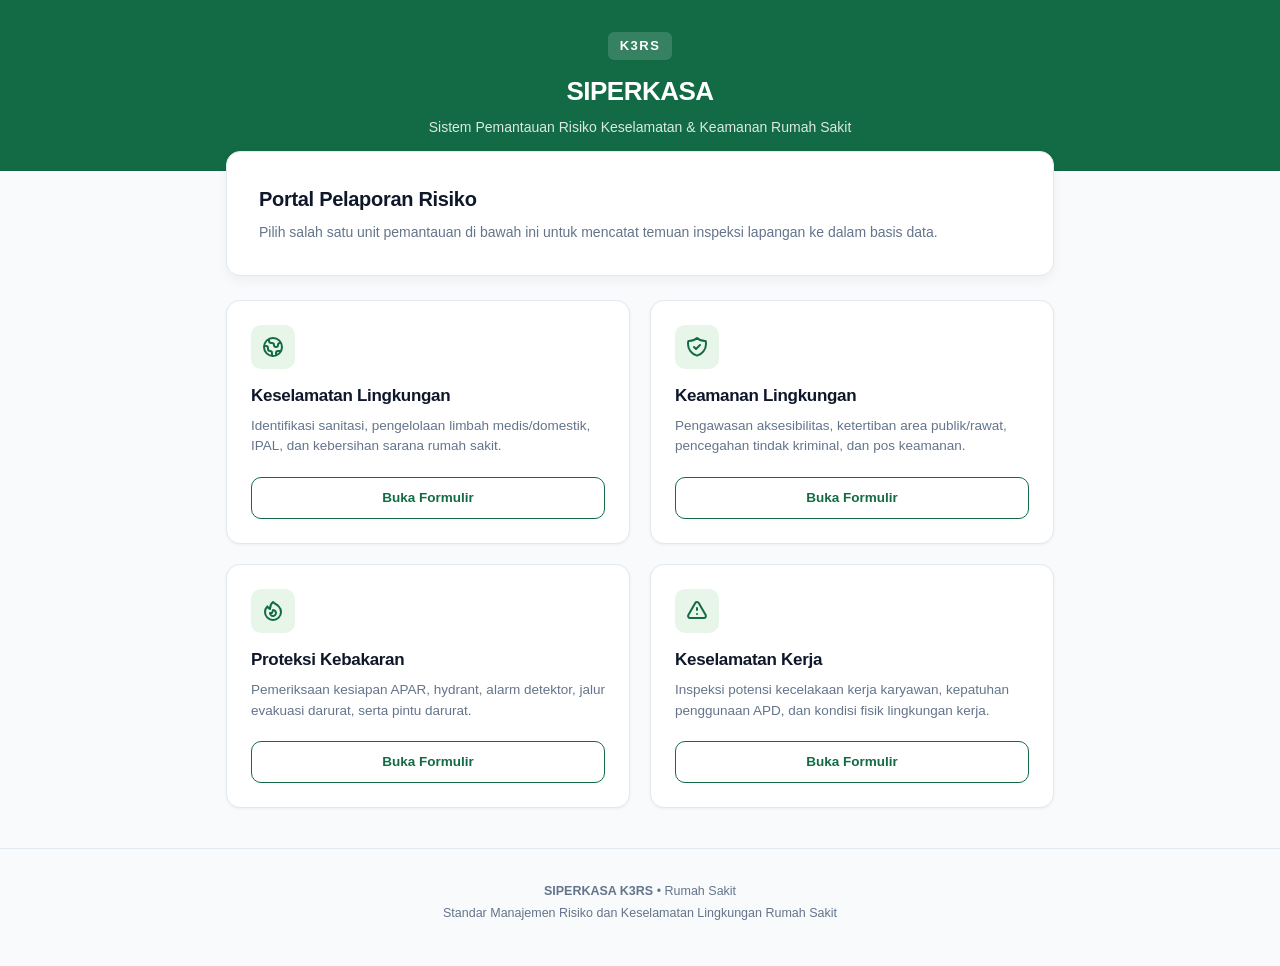
<file: index.html>
<!DOCTYPE html>
<html lang="id">
<head>
  <meta charset="UTF-8">
  <meta name="viewport" content="width=device-width, initial-scale=1.0">
  <title>SIPERKASA K3RS - Sistem Pemantauan Risiko</title>
  <link rel="stylesheet" href="style.css">
  <style>
    .menu-grid {
      display: grid;
      grid-template-columns: repeat(2, 1fr);
      gap: 20px;
      margin-top: 24px;
    }
    .menu-card {
      background: var(--surface);
      border: 1px solid var(--border);
      border-radius: var(--radius-lg);
      padding: 24px;
      display: flex;
      flex-direction: column;
      justify-content: space-between;
      box-shadow: var(--shadow-sm);
      transition: var(--transition);
    }
    .menu-card:hover {
      border-color: var(--primary);
      box-shadow: var(--shadow-md);
      transform: translateY(-2px);
    }
    .menu-card-top {
      margin-bottom: 20px;
    }
    .badge-icon {
      display: inline-flex;
      align-items: center;
      justify-content: center;
      width: 44px;
      height: 44px;
      border-radius: var(--radius-md);
      background: var(--primary-light);
      color: var(--primary);
      margin-bottom: 14px;
    }
    .badge-icon svg {
      width: 24px;
      height: 24px;
      stroke-width: 2;
    }
    .menu-card h3 {
      margin: 0 0 8px 0;
      font-size: 17px;
      font-weight: 700;
      letter-spacing: -0.3px;
      color: var(--text-main);
    }
    .menu-card p {
      margin: 0;
      font-size: 13.5px;
      color: var(--text-muted);
      line-height: 1.5;
    }
    .btn-card {
      display: block;
      width: 100%;
      text-align: center;
      background: #ffffff;
      color: var(--primary);
      border: 1.5px solid var(--primary);
      border-radius: var(--radius-md);
      padding: 10px 14px;
      font-size: 13.5px;
      font-weight: 600;
      text-decoration: none;
      transition: var(--transition);
    }
    .btn-card:hover {
      background: var(--primary);
      color: #ffffff;
    }
    footer {
      text-align: center;
      padding: 30px 20px 40px;
      color: var(--text-muted);
      font-size: 12.5px;
      border-top: 1px solid var(--border);
      margin-top: 40px;
    }
    footer p {
      margin: 3px 0;
    }
    @media (max-width: 640px) {
      .menu-grid {
        grid-template-columns: 1fr;
        gap: 16px;
      }
    }
  </style>
</head>
<body>

<header class="header">
  <div class="header-content">
    <div class="logo">K3RS</div>
    <h1>SIPERKASA</h1>
    <p>Sistem Pemantauan Risiko Keselamatan & Keamanan Rumah Sakit</p>
  </div>
</header>

<main class="form-container" style="max-width: 860px;">
  <div class="form-card" style="margin-bottom: 24px;">
    <h2>Portal Pelaporan Risiko</h2>
    <p class="form-description" style="margin-bottom: 0;">
      Pilih salah satu unit pemantauan di bawah ini untuk mencatat temuan inspeksi lapangan ke dalam basis data.
    </p>
  </div>

  <div class="menu-grid">
    <!-- 1. Lingkungan -->
    <section class="menu-card">
      <div class="menu-card-top">
        <div class="badge-icon">
          <svg fill="none" stroke="currentColor" viewBox="0 0 24 24">
            <path stroke-linecap="round" stroke-linejoin="round" d="M3.055 11H5a2 2 0 012 2v1a2 2 0 002 2 2 2 0 012 2v2.945M8 3.935V5.5A2.5 2.5 0 0010.5 8h.5a2 2 0 012 2 2 2 0 104 0 2 2 0 012-2h1.064M15 20.488V18a2 2 0 012-2h3.064M21 12a9 9 0 11-18 0 9 9 0 0118 0z" />
          </svg>
        </div>
        <h3>Keselamatan Lingkungan</h3>
        <p>Identifikasi sanitasi, pengelolaan limbah medis/domestik, IPAL, dan kebersihan sarana rumah sakit.</p>
      </div>
      <a href="lingkungan.html" class="btn-card">Buka Formulir</a>
    </section>

    <!-- 2. Keamanan -->
    <section class="menu-card">
      <div class="menu-card-top">
        <div class="badge-icon">
          <svg fill="none" stroke="currentColor" viewBox="0 0 24 24">
            <path stroke-linecap="round" stroke-linejoin="round" d="M9 12l2 2 4-4m5.618-4.016A11.955 11.955 0 0112 2.944a11.955 11.955 0 01-8.618 3.04A12.02 12.02 0 003 9c0 5.591 3.824 10.29 9 11.622 5.176-1.332 9-6.03 9-11.622 0-1.042-.133-2.052-.382-3.016z" />
          </svg>
        </div>
        <h3>Keamanan Lingkungan</h3>
        <p>Pengawasan aksesibilitas, ketertiban area publik/rawat, pencegahan tindak kriminal, dan pos keamanan.</p>
      </div>
      <a href="keamanan.html" class="btn-card">Buka Formulir</a>
    </section>

    <!-- 3. Kebakaran -->
    <section class="menu-card">
      <div class="menu-card-top">
        <div class="badge-icon">
          <svg fill="none" stroke="currentColor" viewBox="0 0 24 24">
            <path stroke-linecap="round" stroke-linejoin="round" d="M17.657 18.657A8 8 0 016.343 7.343S7 9 9 10c0-2 .5-5 2.986-7C14 5 16.09 5.777 17.656 7.343A7.975 7.975 0 0120 13a7.975 7.975 0 01-2.343 5.657z" />
            <path stroke-linecap="round" stroke-linejoin="round" d="M9.879 16.121A3 3 0 1012.015 11L11 14H9c0 .768.293 1.536.879 2.121z" />
          </svg>
        </div>
        <h3>Proteksi Kebakaran</h3>
        <p>Pemeriksaan kesiapan APAR, hydrant, alarm detektor, jalur evakuasi darurat, serta pintu darurat.</p>
      </div>
      <a href="kebakaran.html" class="btn-card">Buka Formulir</a>
    </section>

    <!-- 4. Keselamatan Kerja -->
    <section class="menu-card">
      <div class="menu-card-top">
        <div class="badge-icon">
          <svg fill="none" stroke="currentColor" viewBox="0 0 24 24">
            <path stroke-linecap="round" stroke-linejoin="round" d="M12 9v2m0 4h.01m-6.938 4h13.856c1.54 0 2.502-1.667 1.732-3L13.732 4c-.77-1.333-2.694-1.333-3.464 0L3.34 16c-.77 1.333.192 3 1.732 3z" />
          </svg>
        </div>
        <h3>Keselamatan Kerja</h3>
        <p>Inspeksi potensi kecelakaan kerja karyawan, kepatuhan penggunaan APD, dan kondisi fisik lingkungan kerja.</p>
      </div>
      <a href="keselamatan.html" class="btn-card">Buka Formulir</a>
    </section>
  </div>
</main>

<footer>
  <p><strong>SIPERKASA K3RS</strong> &bull; Rumah Sakit</p>
  <p>Standar Manajemen Risiko dan Keselamatan Lingkungan Rumah Sakit</p>
</footer>

</body>
</html>
</file>
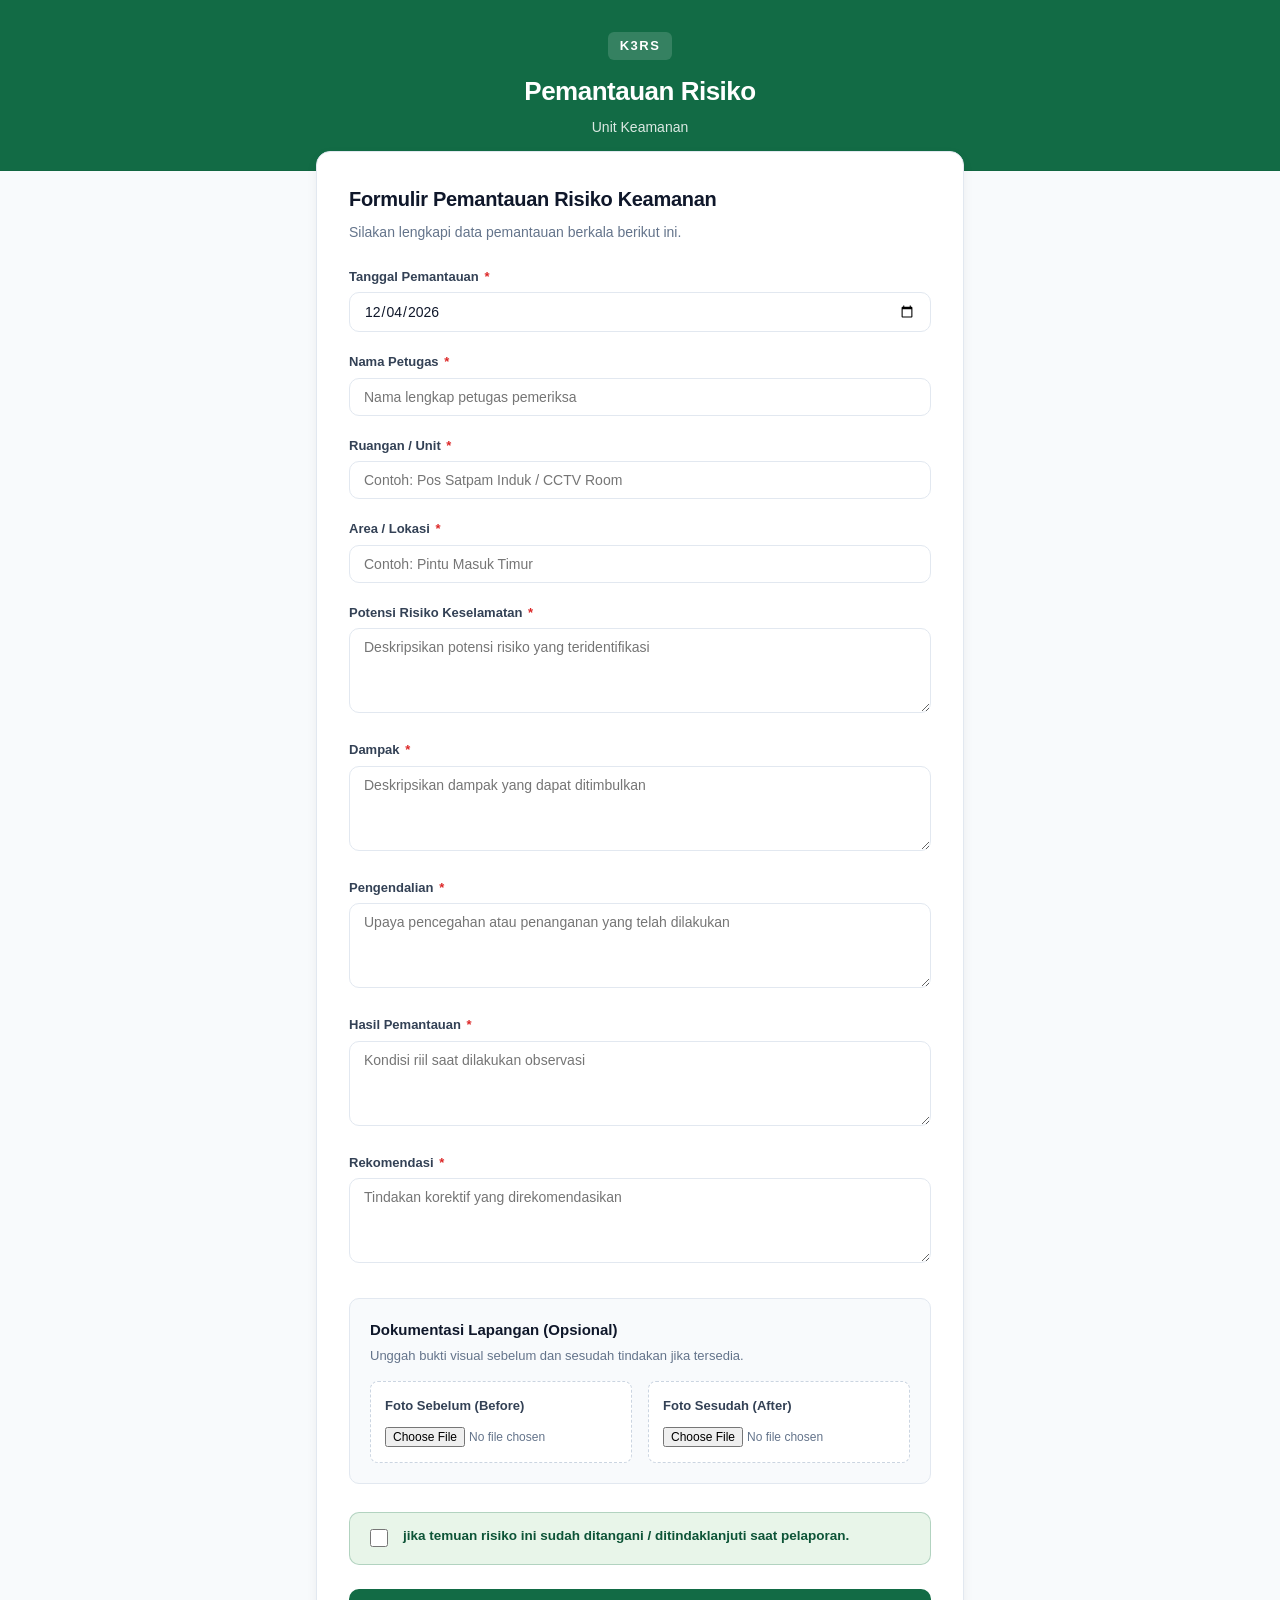
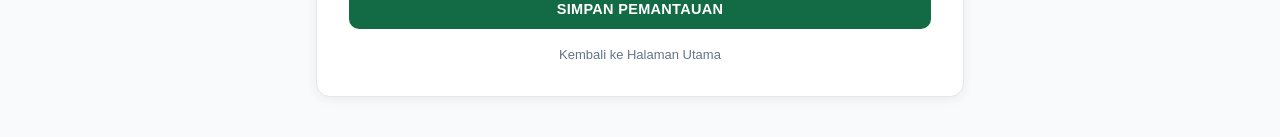
<file: keamanan.html>
<!DOCTYPE html>
<html lang="id">
<head>
  <meta charset="UTF-8">
  <meta name="viewport" content="width=device-width, initial-scale=1.0">
  <title>Pemantauan Risiko Keamanan - K3RS</title>
  <link rel="stylesheet" href="style.css">
</head>
<body>

<header class="header">
  <div class="header-content">
    <div class="logo">K3RS</div>
    <h1>Pemantauan Risiko</h1>
    <p>Unit Keamanan</p>
  </div>
</header>

<main class="form-container">
  <div class="form-card">
    <h2>Formulir Pemantauan Risiko Keamanan</h2>
    <p class="form-description">Silakan lengkapi data pemantauan berkala berikut ini.</p>

    <div id="statusMessage" class="status-message"></div>

    <form onsubmit="event.preventDefault(); kirimData('Keamanan');">
      
      <div class="form-group">
        <label for="tanggal">Tanggal Pemantauan <span class="required">*</span></label>
        <input type="date" id="tanggal" class="form-control" required>
      </div>

      <div class="form-group">
        <label for="petugas">Nama Petugas <span class="required">*</span></label>
        <input type="text" id="petugas" class="form-control" placeholder="Nama lengkap petugas pemeriksa" required>
      </div>

      <div class="form-group">
        <label for="unit">Ruangan / Unit <span class="required">*</span></label>
        <input type="text" id="unit" class="form-control" placeholder="Contoh: Pos Satpam Induk / CCTV Room" required>
      </div>

      <div class="form-group">
        <label for="lokasi">Area / Lokasi <span class="required">*</span></label>
        <input type="text" id="lokasi" class="form-control" placeholder="Contoh: Pintu Masuk Timur" required>
      </div>

      <div class="form-group">
        <label for="risiko">Potensi Risiko Keselamatan <span class="required">*</span></label>
        <textarea id="risiko" class="form-control" placeholder="Deskripsikan potensi risiko yang teridentifikasi" required></textarea>
      </div>

      <div class="form-group">
        <label for="dampak">Dampak <span class="required">*</span></label>
        <textarea id="dampak" class="form-control" placeholder="Deskripsikan dampak yang dapat ditimbulkan" required></textarea>
      </div>

      <div class="form-group">
        <label for="pengendalian">Pengendalian <span class="required">*</span></label>
        <textarea id="pengendalian" class="form-control" placeholder="Upaya pencegahan atau penanganan yang telah dilakukan" required></textarea>
      </div>

      <div class="form-group">
        <label for="hasil">Hasil Pemantauan <span class="required">*</span></label>
        <textarea id="hasil" class="form-control" placeholder="Kondisi riil saat dilakukan observasi" required></textarea>
      </div>

      <div class="form-group">
        <label for="rekomendasi">Rekomendasi <span class="required">*</span></label>
        <textarea id="rekomendasi" class="form-control" placeholder="Tindakan korektif yang direkomendasikan" required></textarea>
      </div>

      <!-- Dokumentasi Foto (Opsional) -->
      <div class="photo-section">
        <div class="photo-section-header">
          <h3>Dokumentasi Lapangan (Opsional)</h3>
          <p>Unggah bukti visual sebelum dan sesudah tindakan jika tersedia.</p>
        </div>
        <div class="photo-grid">
          <div class="photo-upload-box">
            <label for="fotoBefore">Foto Sebelum (Before)</label>
            <input type="file" id="fotoBefore" class="file-input" accept="image/*" capture="environment">
            <img id="previewBefore" class="photo-preview" alt="Pratinjau Foto Before">
          </div>
          <div class="photo-upload-box">
            <label for="fotoAfter">Foto Sesudah (After)</label>
            <input type="file" id="fotoAfter" class="file-input" accept="image/*" capture="environment">
            <img id="previewAfter" class="photo-preview" alt="Pratinjau Foto After">
          </div>
        </div>
      </div>

      <!-- Checkbox Konfirmasi Penanganan (Wajib) -->
      <div class="verification-box">
        <input type="checkbox" id="statusCheck">
        <label for="statusCheck">
            jika temuan risiko ini sudah ditangani / ditindaklanjuti saat pelaporan.
        </label>
      </div>

      <button type="submit" class="btn-submit">SIMPAN PEMANTAUAN</button>
    </form>

    <a href="index.html" class="btn-back">Kembali ke Halaman Utama</a>
  </div>
</main>

<script src="form-handler.js"></script>
</body>
</html>
</file>
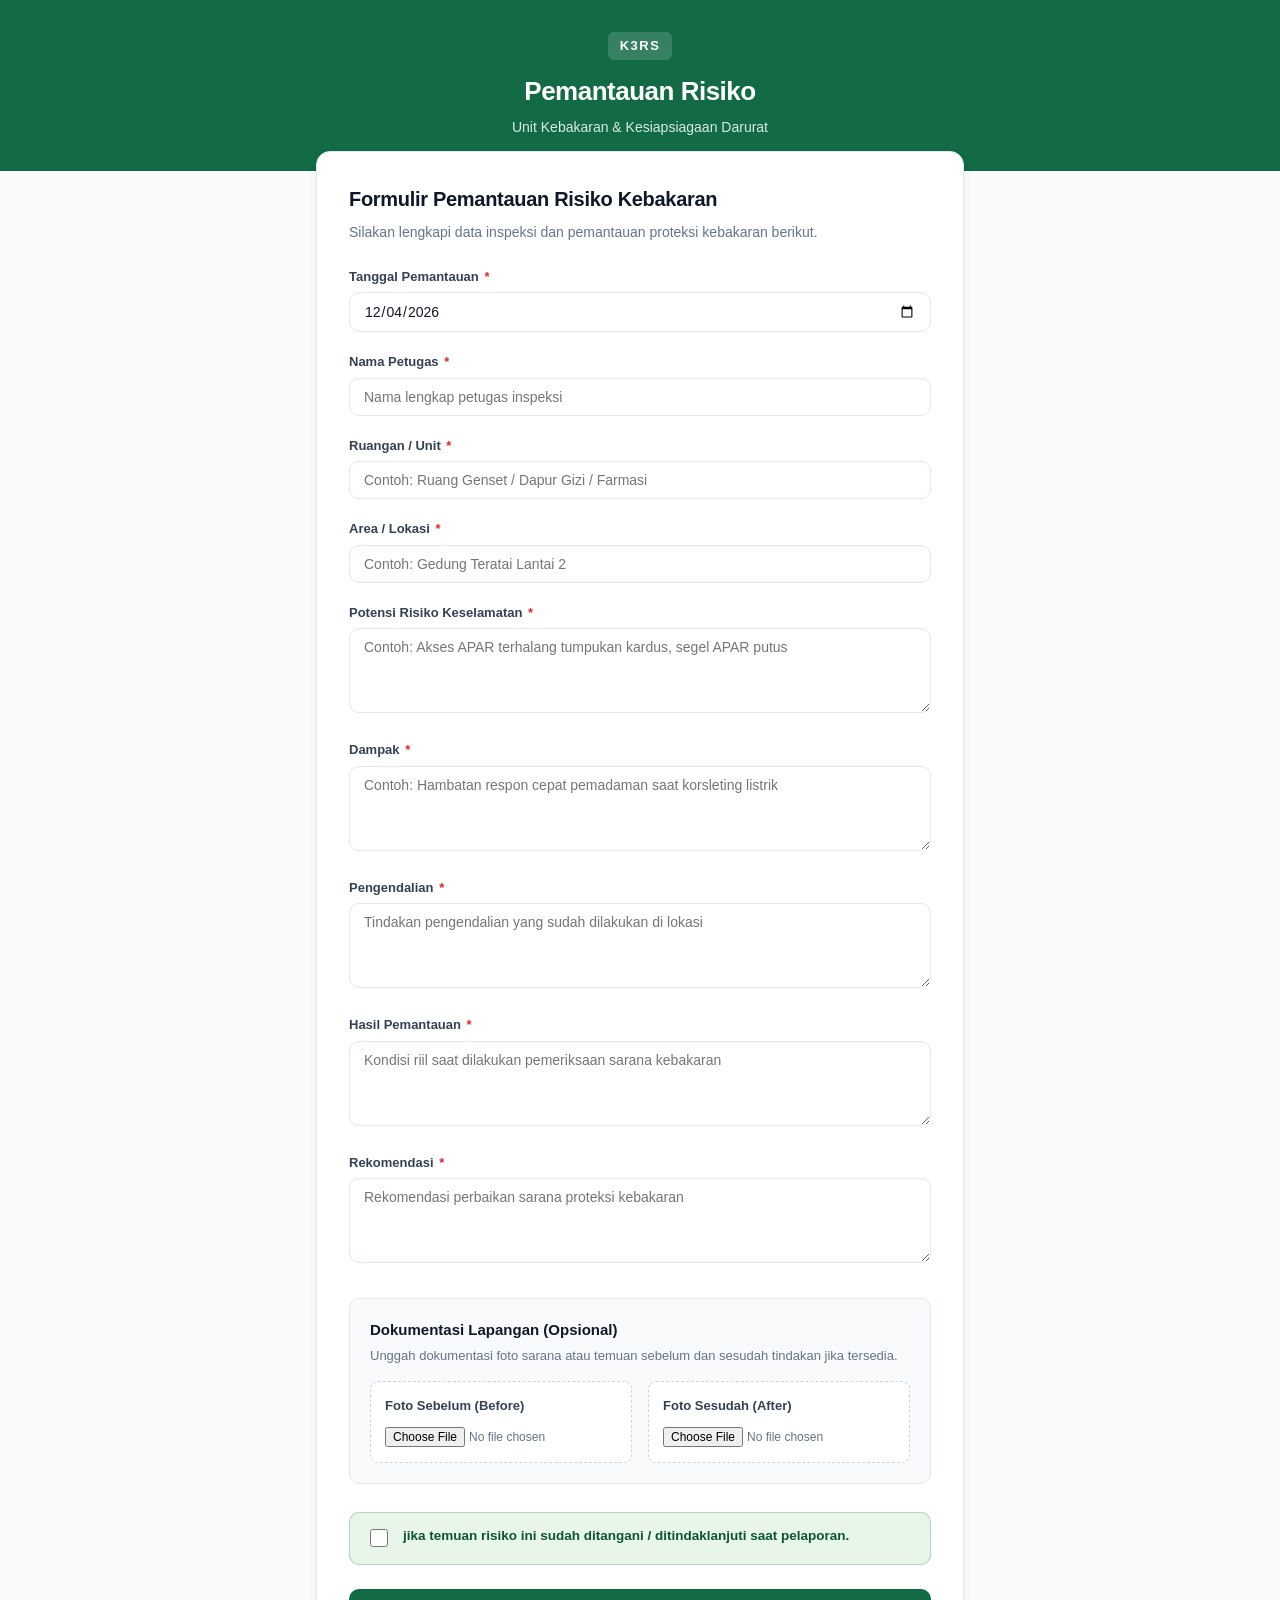
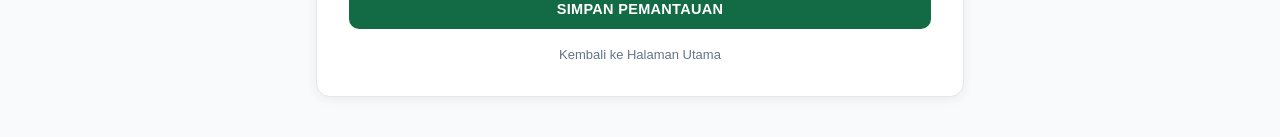
<file: kebakaran.html>
<!DOCTYPE html>
<html lang="id">
<head>
  <meta charset="UTF-8">
  <meta name="viewport" content="width=device-width, initial-scale=1.0">
  <title>Pemantauan Risiko Kebakaran - K3RS</title>
  <link rel="stylesheet" href="style.css">
</head>
<body>

<header class="header">
  <div class="header-content">
    <div class="logo">K3RS</div>
    <h1>Pemantauan Risiko</h1>
    <p>Unit Kebakaran & Kesiapsiagaan Darurat</p>
  </div>
</header>

<main class="form-container">
  <div class="form-card">
    <h2>Formulir Pemantauan Risiko Kebakaran</h2>
    <p class="form-description">Silakan lengkapi data inspeksi dan pemantauan proteksi kebakaran berikut.</p>

    <div id="statusMessage" class="status-message"></div>

    <form onsubmit="event.preventDefault(); kirimData('Kebakaran');">
      
      <div class="form-group">
        <label for="tanggal">Tanggal Pemantauan <span class="required">*</span></label>
        <input type="date" id="tanggal" class="form-control" required>
      </div>

      <div class="form-group">
        <label for="petugas">Nama Petugas <span class="required">*</span></label>
        <input type="text" id="petugas" class="form-control" placeholder="Nama lengkap petugas inspeksi" required>
      </div>

      <div class="form-group">
        <label for="unit">Ruangan / Unit <span class="required">*</span></label>
        <input type="text" id="unit" class="form-control" placeholder="Contoh: Ruang Genset / Dapur Gizi / Farmasi" required>
      </div>

      <div class="form-group">
        <label for="lokasi">Area / Lokasi <span class="required">*</span></label>
        <input type="text" id="lokasi" class="form-control" placeholder="Contoh: Gedung Teratai Lantai 2" required>
      </div>

      <div class="form-group">
        <label for="risiko">Potensi Risiko Keselamatan <span class="required">*</span></label>
        <textarea id="risiko" class="form-control" placeholder="Contoh: Akses APAR terhalang tumpukan kardus, segel APAR putus" required></textarea>
      </div>

      <div class="form-group">
        <label for="dampak">Dampak <span class="required">*</span></label>
        <textarea id="dampak" class="form-control" placeholder="Contoh: Hambatan respon cepat pemadaman saat korsleting listrik" required></textarea>
      </div>

      <div class="form-group">
        <label for="pengendalian">Pengendalian <span class="required">*</span></label>
        <textarea id="pengendalian" class="form-control" placeholder="Tindakan pengendalian yang sudah dilakukan di lokasi" required></textarea>
      </div>

      <div class="form-group">
        <label for="hasil">Hasil Pemantauan <span class="required">*</span></label>
        <textarea id="hasil" class="form-control" placeholder="Kondisi riil saat dilakukan pemeriksaan sarana kebakaran" required></textarea>
      </div>

      <div class="form-group">
        <label for="rekomendasi">Rekomendasi <span class="required">*</span></label>
        <textarea id="rekomendasi" class="form-control" placeholder="Rekomendasi perbaikan sarana proteksi kebakaran" required></textarea>
      </div>

      <!-- Dokumentasi Foto (Opsional) -->
      <div class="photo-section">
        <div class="photo-section-header">
          <h3>Dokumentasi Lapangan (Opsional)</h3>
          <p>Unggah dokumentasi foto sarana atau temuan sebelum dan sesudah tindakan jika tersedia.</p>
        </div>
        <div class="photo-grid">
          <div class="photo-upload-box">
            <label for="fotoBefore">Foto Sebelum (Before)</label>
            <input type="file" id="fotoBefore" class="file-input" accept="image/*" capture="environment">
            <img id="previewBefore" class="photo-preview" alt="Pratinjau Foto Before">
          </div>
          <div class="photo-upload-box">
            <label for="fotoAfter">Foto Sesudah (After)</label>
            <input type="file" id="fotoAfter" class="file-input" accept="image/*" capture="environment">
            <img id="previewAfter" class="photo-preview" alt="Pratinjau Foto After">
          </div>
        </div>
      </div>

      <!-- Checkbox Konfirmasi Penanganan (Wajib) -->
      <div class="verification-box">
        <input type="checkbox" id="statusCheck">
        <label for="statusCheck">
          jika temuan risiko ini sudah ditangani / ditindaklanjuti saat pelaporan.
        </label>
      </div>

      <button type="submit" class="btn-submit">SIMPAN PEMANTAUAN</button>
    </form>

    <a href="index.html" class="btn-back">Kembali ke Halaman Utama</a>
  </div>
</main>

<script src="form-handler.js"></script>
</body>
</html>
</file>
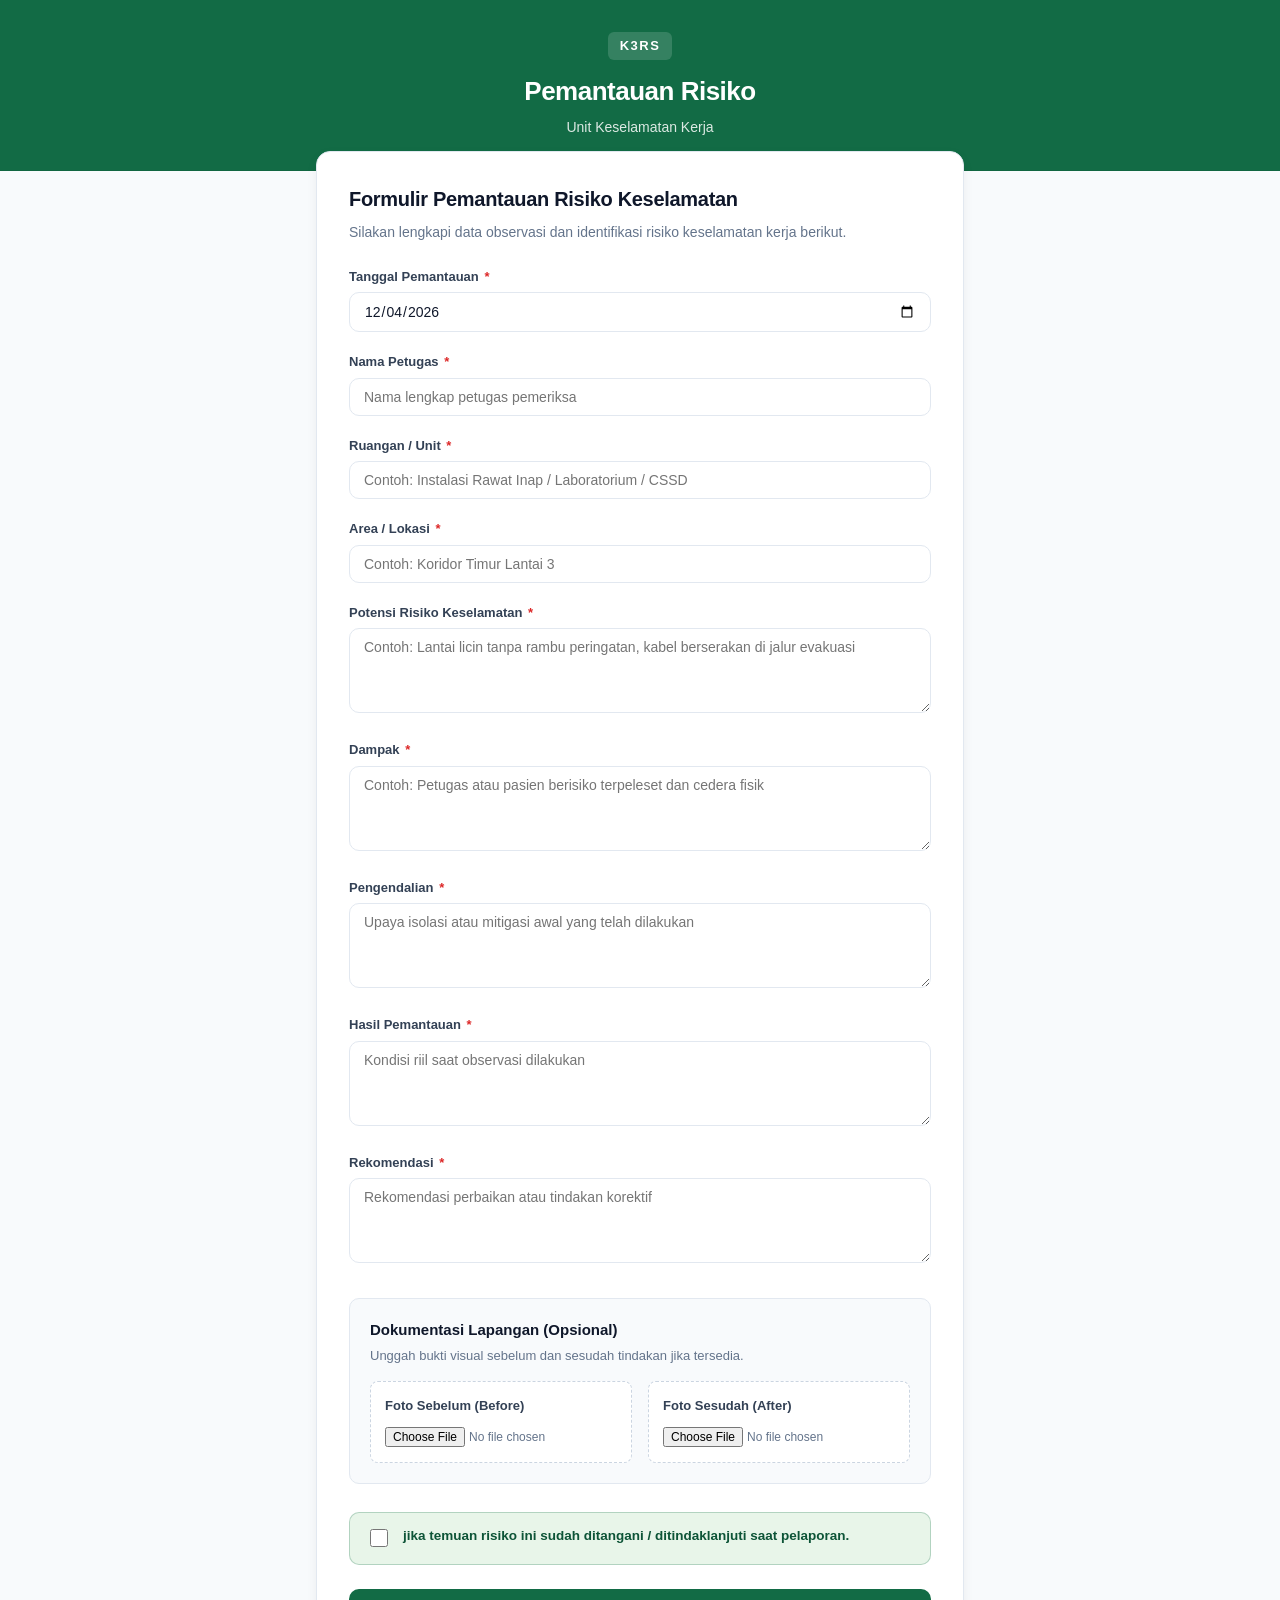
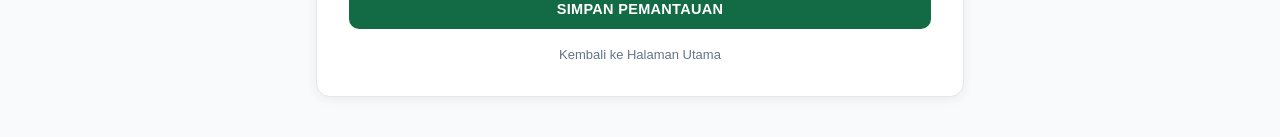
<file: keselamatan.html>
<!DOCTYPE html>
<html lang="id">
<head>
  <meta charset="UTF-8">
  <meta name="viewport" content="width=device-width, initial-scale=1.0">
  <title>Pemantauan Risiko Keselamatan - K3RS</title>
  <link rel="stylesheet" href="style.css">
</head>
<body>

<header class="header">
  <div class="header-content">
    <div class="logo">K3RS</div>
    <h1>Pemantauan Risiko</h1>
    <p>Unit Keselamatan Kerja</p>
  </div>
</header>

<main class="form-container">
  <div class="form-card">
    <h2>Formulir Pemantauan Risiko Keselamatan</h2>
    <p class="form-description">Silakan lengkapi data observasi dan identifikasi risiko keselamatan kerja berikut.</p>

    <div id="statusMessage" class="status-message"></div>

    <form onsubmit="event.preventDefault(); kirimData('Keselamatan Kerja');">
      
      <div class="form-group">
        <label for="tanggal">Tanggal Pemantauan <span class="required">*</span></label>
        <input type="date" id="tanggal" class="form-control" required>
      </div>

      <div class="form-group">
        <label for="petugas">Nama Petugas <span class="required">*</span></label>
        <input type="text" id="petugas" class="form-control" placeholder="Nama lengkap petugas pemeriksa" required>
      </div>

      <div class="form-group">
        <label for="unit">Ruangan / Unit <span class="required">*</span></label>
        <input type="text" id="unit" class="form-control" placeholder="Contoh: Instalasi Rawat Inap / Laboratorium / CSSD" required>
      </div>

      <div class="form-group">
        <label for="lokasi">Area / Lokasi <span class="required">*</span></label>
        <input type="text" id="lokasi" class="form-control" placeholder="Contoh: Koridor Timur Lantai 3" required>
      </div>

      <div class="form-group">
        <label for="risiko">Potensi Risiko Keselamatan <span class="required">*</span></label>
        <textarea id="risiko" class="form-control" placeholder="Contoh: Lantai licin tanpa rambu peringatan, kabel berserakan di jalur evakuasi" required></textarea>
      </div>

      <div class="form-group">
        <label for="dampak">Dampak <span class="required">*</span></label>
        <textarea id="dampak" class="form-control" placeholder="Contoh: Petugas atau pasien berisiko terpeleset dan cedera fisik" required></textarea>
      </div>

      <div class="form-group">
        <label for="pengendalian">Pengendalian <span class="required">*</span></label>
        <textarea id="pengendalian" class="form-control" placeholder="Upaya isolasi atau mitigasi awal yang telah dilakukan" required></textarea>
      </div>

      <div class="form-group">
        <label for="hasil">Hasil Pemantauan <span class="required">*</span></label>
        <textarea id="hasil" class="form-control" placeholder="Kondisi riil saat observasi dilakukan" required></textarea>
      </div>

      <div class="form-group">
        <label for="rekomendasi">Rekomendasi <span class="required">*</span></label>
        <textarea id="rekomendasi" class="form-control" placeholder="Rekomendasi perbaikan atau tindakan korektif" required></textarea>
      </div>

      <!-- Dokumentasi Foto (Opsional) -->
      <div class="photo-section">
        <div class="photo-section-header">
          <h3>Dokumentasi Lapangan (Opsional)</h3>
          <p>Unggah bukti visual sebelum dan sesudah tindakan jika tersedia.</p>
        </div>
        <div class="photo-grid">
          <div class="photo-upload-box">
            <label for="fotoBefore">Foto Sebelum (Before)</label>
            <input type="file" id="fotoBefore" class="file-input" accept="image/*" capture="environment">
            <img id="previewBefore" class="photo-preview" alt="Pratinjau Foto Before">
          </div>
          <div class="photo-upload-box">
            <label for="fotoAfter">Foto Sesudah (After)</label>
            <input type="file" id="fotoAfter" class="file-input" accept="image/*" capture="environment">
            <img id="previewAfter" class="photo-preview" alt="Pratinjau Foto After">
          </div>
        </div>
      </div>

      <!-- Checkbox Konfirmasi Penanganan (Wajib) -->
      <div class="verification-box">
        <input type="checkbox" id="statusCheck">
        <label for="statusCheck">
            jika temuan risiko ini sudah ditangani / ditindaklanjuti saat pelaporan.
        </label>
      </div>

      <button type="submit" class="btn-submit">SIMPAN PEMANTAUAN</button>
    </form>

    <a href="index.html" class="btn-back">Kembali ke Halaman Utama</a>
  </div>
</main>

<script src="form-handler.js"></script>
</body>
</html>
</file>
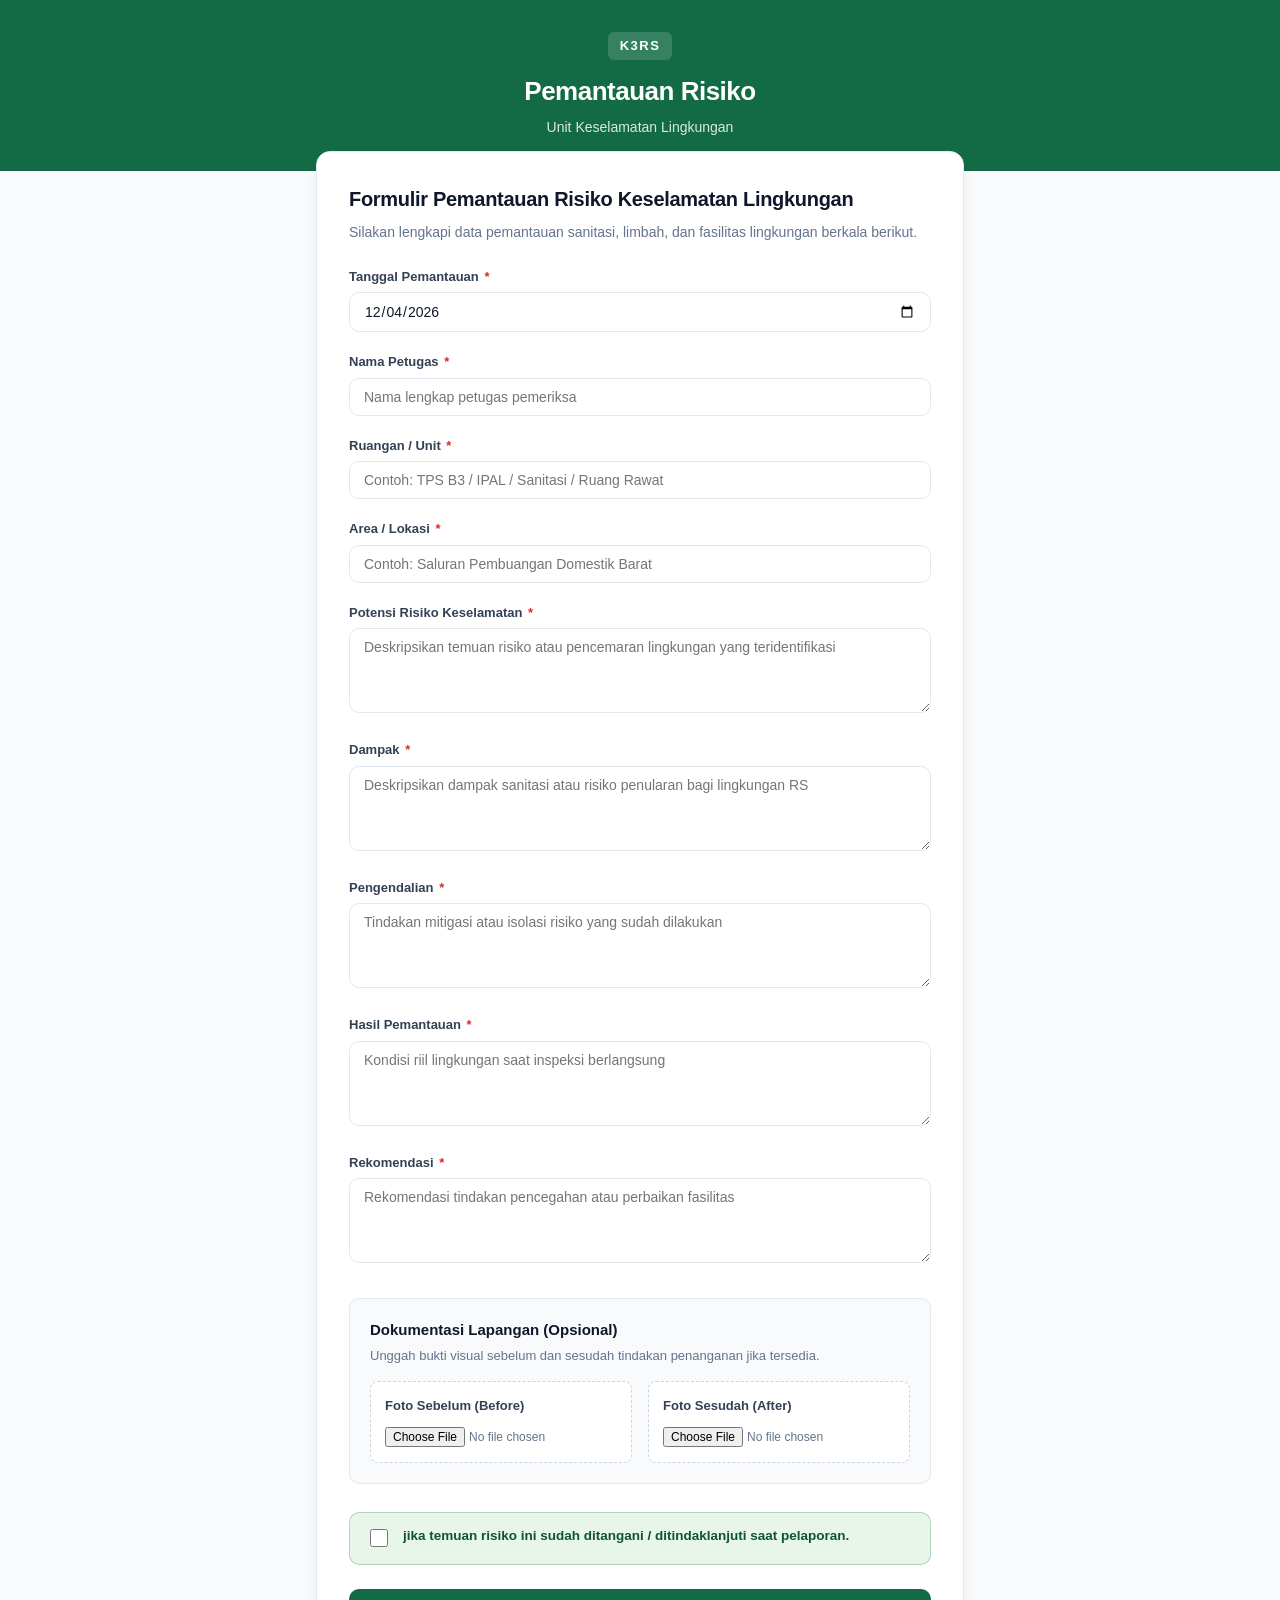
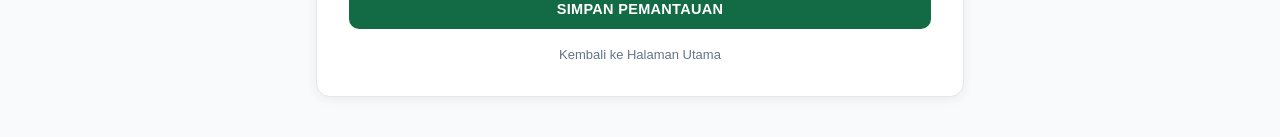
<file: lingkungan.html>
<!DOCTYPE html>
<html lang="id">
<head>
  <meta charset="UTF-8">
  <meta name="viewport" content="width=device-width, initial-scale=1.0">
  <title>Pemantauan Risiko Keselamatan Lingkungan - K3RS</title>
  <link rel="stylesheet" href="style.css">
</head>
<body>

<header class="header">
  <div class="header-content">
    <div class="logo">K3RS</div>
    <h1>Pemantauan Risiko</h1>
    <p>Unit Keselamatan Lingkungan</p>
  </div>
</header>

<main class="form-container">
  <div class="form-card">
    <h2>Formulir Pemantauan Risiko Keselamatan Lingkungan</h2>
    <p class="form-description">Silakan lengkapi data pemantauan sanitasi, limbah, dan fasilitas lingkungan berkala berikut.</p>

    <div id="statusMessage" class="status-message"></div>

    <form onsubmit="event.preventDefault(); kirimData('Keselamatan Lingkungan');">
      
      <div class="form-group">
        <label for="tanggal">Tanggal Pemantauan <span class="required">*</span></label>
        <input type="date" id="tanggal" class="form-control" required>
      </div>

      <div class="form-group">
        <label for="petugas">Nama Petugas <span class="required">*</span></label>
        <input type="text" id="petugas" class="form-control" placeholder="Nama lengkap petugas pemeriksa" required>
      </div>

      <div class="form-group">
        <label for="unit">Ruangan / Unit <span class="required">*</span></label>
        <input type="text" id="unit" class="form-control" placeholder="Contoh: TPS B3 / IPAL / Sanitasi / Ruang Rawat" required>
      </div>

      <div class="form-group">
        <label for="lokasi">Area / Lokasi <span class="required">*</span></label>
        <input type="text" id="lokasi" class="form-control" placeholder="Contoh: Saluran Pembuangan Domestik Barat" required>
      </div>

      <div class="form-group">
        <label for="risiko">Potensi Risiko Keselamatan <span class="required">*</span></label>
        <textarea id="risiko" class="form-control" placeholder="Deskripsikan temuan risiko atau pencemaran lingkungan yang teridentifikasi" required></textarea>
      </div>

      <div class="form-group">
        <label for="dampak">Dampak <span class="required">*</span></label>
        <textarea id="dampak" class="form-control" placeholder="Deskripsikan dampak sanitasi atau risiko penularan bagi lingkungan RS" required></textarea>
      </div>

      <div class="form-group">
        <label for="pengendalian">Pengendalian <span class="required">*</span></label>
        <textarea id="pengendalian" class="form-control" placeholder="Tindakan mitigasi atau isolasi risiko yang sudah dilakukan" required></textarea>
      </div>

      <div class="form-group">
        <label for="hasil">Hasil Pemantauan <span class="required">*</span></label>
        <textarea id="hasil" class="form-control" placeholder="Kondisi riil lingkungan saat inspeksi berlangsung" required></textarea>
      </div>

      <div class="form-group">
        <label for="rekomendasi">Rekomendasi <span class="required">*</span></label>
        <textarea id="rekomendasi" class="form-control" placeholder="Rekomendasi tindakan pencegahan atau perbaikan fasilitas" required></textarea>
      </div>

      <!-- Dokumentasi Foto (Opsional) -->
      <div class="photo-section">
        <div class="photo-section-header">
          <h3>Dokumentasi Lapangan (Opsional)</h3>
          <p>Unggah bukti visual sebelum dan sesudah tindakan penanganan jika tersedia.</p>
        </div>
        <div class="photo-grid">
          <div class="photo-upload-box">
            <label for="fotoBefore">Foto Sebelum (Before)</label>
            <input type="file" id="fotoBefore" class="file-input" accept="image/*" capture="environment">
            <img id="previewBefore" class="photo-preview" alt="Pratinjau Foto Before">
          </div>
          <div class="photo-upload-box">
            <label for="fotoAfter">Foto Sesudah (After)</label>
            <input type="file" id="fotoAfter" class="file-input" accept="image/*" capture="environment">
            <img id="previewAfter" class="photo-preview" alt="Pratinjau Foto After">
          </div>
        </div>
      </div>

      <!-- Checkbox Konfirmasi Penanganan (Wajib) -->
      <div class="verification-box">
        <input type="checkbox" id="statusCheck">
        <label for="statusCheck">
          jika temuan risiko ini sudah ditangani / ditindaklanjuti saat pelaporan.
        </label>
      </div>

      <button type="submit" class="btn-submit">SIMPAN PEMANTAUAN</button>
    </form>

    <a href="index.html" class="btn-back">Kembali ke Halaman Utama</a>
  </div>
</main>

<script src="form-handler.js"></script>
</body>
</html>
</file>
<file: style.css>
:root {
  --primary: #126b45;
  --primary-hover: #0d5437;
  --primary-light: #e8f5e9;
  --surface: #ffffff;
  --background: #f8fafc;
  --border: #e2e8f0;
  --border-focus: #126b45;
  --text-main: #0f172a;
  --text-muted: #64748b;
  --danger: #dc2626;
  --radius-md: 10px;
  --radius-lg: 14px;
  --shadow-sm: 0 1px 3px rgba(0, 0, 0, 0.05);
  --shadow-md: 0 4px 12px rgba(0, 0, 0, 0.05);
  --transition: all 0.2s ease-in-out;
}

* {
  box-sizing: border-box;
}

body {
  margin: 0;
  font-family: -apple-system, BlinkMacSystemFont, "Segoe UI", Roboto, "Helvetica Neue", Arial, sans-serif;
  background-color: var(--background);
  color: var(--text-main);
  line-height: 1.5;
  -webkit-font-smoothing: antialiased;
}

/* Header */
.header {
  background-color: var(--primary);
  color: #ffffff;
  padding: 32px 20px;
  text-align: center;
  border-bottom: 1px solid rgba(0, 0, 0, 0.05);
}

.header-content {
  max-width: 800px;
  margin: 0 auto;
}

.logo {
  display: inline-block;
  font-size: 13px;
  font-weight: 700;
  letter-spacing: 1.5px;
  text-transform: uppercase;
  background-color: rgba(255, 255, 255, 0.15);
  padding: 4px 12px;
  border-radius: 6px;
  margin-bottom: 12px;
}

.header h1 {
  margin: 0 0 6px 0;
  font-size: 26px;
  font-weight: 700;
  letter-spacing: -0.5px;
}

.header p {
  margin: 0;
  font-size: 14px;
  color: rgba(255, 255, 255, 0.85);
}

/* Form Layout */
.form-container {
  width: 100%;
  max-width: 680px;
  margin: -20px auto 40px auto;
  padding: 0 16px;
}

.form-card {
  background: var(--surface);
  border-radius: var(--radius-lg);
  padding: 32px;
  border: 1px solid var(--border);
  box-shadow: var(--shadow-md);
}

.form-card h2 {
  margin: 0 0 8px 0;
  font-size: 20px;
  font-weight: 700;
  letter-spacing: -0.3px;
}

.form-description {
  margin: 0 0 24px 0;
  font-size: 14px;
  color: var(--text-muted);
}

/* Form Group & Inputs */
.form-group {
  margin-bottom: 20px;
}

.form-group label {
  display: block;
  font-size: 13px;
  font-weight: 600;
  color: #334155;
  margin-bottom: 6px;
}

.required {
  color: var(--danger);
  margin-left: 2px;
}

.form-control {
  width: 100%;
  padding: 10px 14px;
  font-size: 14px;
  font-family: inherit;
  color: var(--text-main);
  background-color: #ffffff;
  border: 1px solid var(--border);
  border-radius: var(--radius-md);
  transition: var(--transition);
}

.form-control:focus {
  outline: none;
  border-color: var(--border-focus);
  box-shadow: 0 0 0 3px rgba(18, 107, 69, 0.12);
}

textarea.form-control {
  resize: vertical;
  min-height: 85px;
}

/* Photo Section */
.photo-section {
  background-color: #f8fafc;
  border: 1px solid var(--border);
  border-radius: var(--radius-md);
  padding: 20px;
  margin: 28px 0;
}

.photo-section-header {
  margin-bottom: 16px;
}

.photo-section-header h3 {
  margin: 0 0 4px 0;
  font-size: 15px;
  font-weight: 600;
}

.photo-section-header p {
  margin: 0;
  font-size: 13px;
  color: var(--text-muted);
}

.photo-grid {
  display: grid;
  grid-template-columns: repeat(2, 1fr);
  gap: 16px;
}

.photo-upload-box {
  background: #ffffff;
  border: 1px dashed #cbd5e1;
  border-radius: 8px;
  padding: 14px;
  text-align: center;
  transition: var(--transition);
}

.photo-upload-box:hover {
  border-color: var(--primary);
}

.photo-upload-box label {
  display: block;
  font-size: 13px;
  font-weight: 600;
  color: #334155;
  margin-bottom: 8px;
  text-align: left;
}

.file-input {
  font-size: 12px;
  color: var(--text-muted);
  width: 100%;
}

.photo-preview {
  display: none;
  width: 100%;
  height: 120px;
  object-fit: cover;
  border-radius: 6px;
  margin-top: 10px;
  border: 1px solid var(--border);
}

/* Verification Checkbox */
.verification-box {
  background-color: var(--primary-light);
  border: 1px solid rgba(18, 107, 69, 0.25);
  border-radius: var(--radius-md);
  padding: 14px 16px;
  margin: 24px 0;
  display: flex;
  align-items: flex-start;
  gap: 12px;
}

.verification-box input[type="checkbox"] {
  width: 18px;
  height: 18px;
  margin-top: 2px;
  accent-color: var(--primary);
  cursor: pointer;
  flex-shrink: 0;
}

.verification-box label {
  font-size: 13.5px;
  font-weight: 600;
  color: #0d5437;
  cursor: pointer;
  user-select: none;
  line-height: 1.4;
}

/* Buttons */
.btn-submit {
  width: 100%;
  background-color: var(--primary);
  color: #ffffff;
  border: none;
  border-radius: var(--radius-md);
  padding: 12px;
  font-size: 14.5px;
  font-weight: 600;
  letter-spacing: 0.3px;
  cursor: pointer;
  transition: var(--transition);
}

.btn-submit:hover:not(:disabled) {
  background-color: var(--primary-hover);
}

.btn-submit:disabled {
  background-color: #94a3b8;
  cursor: not-allowed;
}

.btn-back {
  display: block;
  text-align: center;
  margin-top: 16px;
  font-size: 13px;
  font-weight: 500;
  color: var(--text-muted);
  text-decoration: none;
  transition: var(--transition);
}

.btn-back:hover {
  color: var(--text-main);
}

/* Status Notifications */
.status-message {
  display: none;
  padding: 12px 16px;
  border-radius: var(--radius-md);
  font-size: 13.5px;
  margin-bottom: 20px;
}

.status-loading {
  background-color: #fffbeb;
  border: 1px solid #fde68a;
  color: #92400e;
}

.status-success {
  background-color: #f0fdf4;
  border: 1px solid #bbf7d0;
  color: #166534;
}

.status-error {
  background-color: #fef2f2;
  border: 1px solid #fecaca;
  color: #991b1b;
}

@media (max-width: 640px) {
  .form-card {
    padding: 20px 16px;
  }
  .photo-grid {
    grid-template-columns: 1fr;
  }
}
</file>
